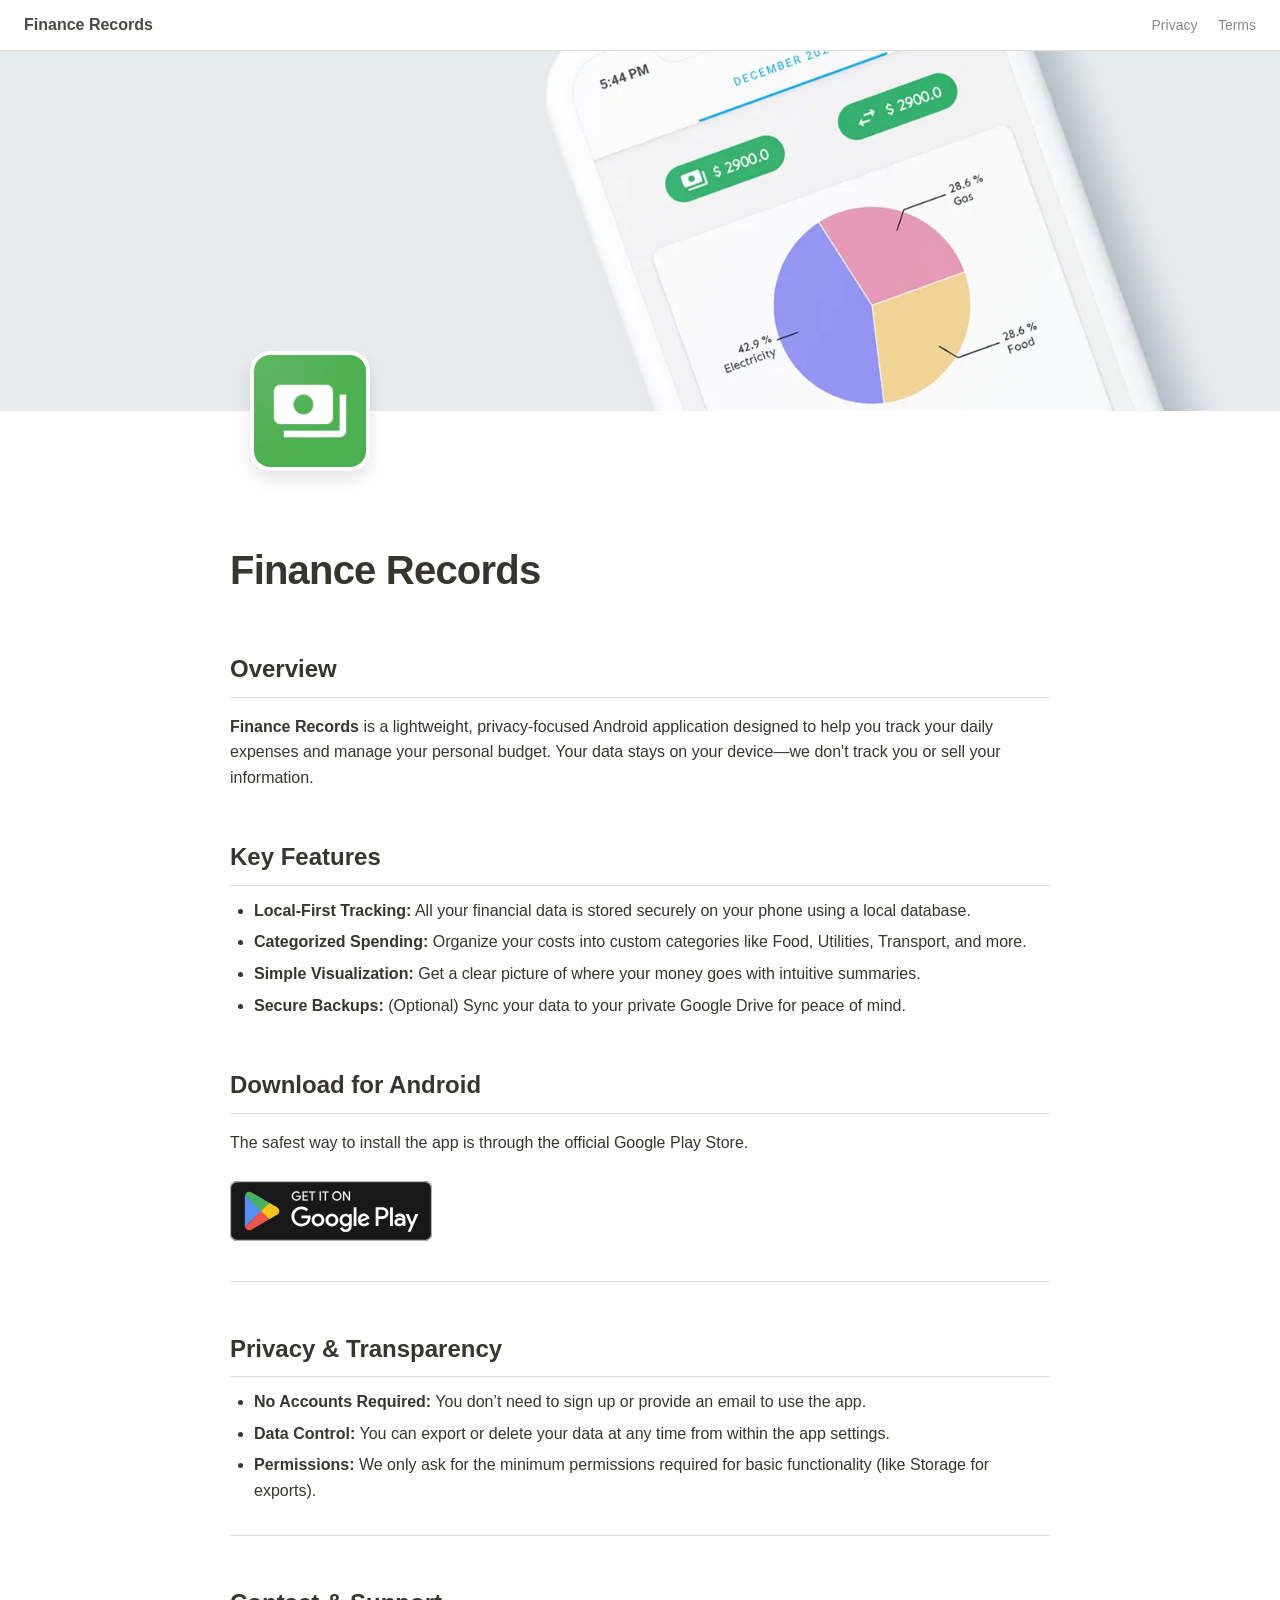
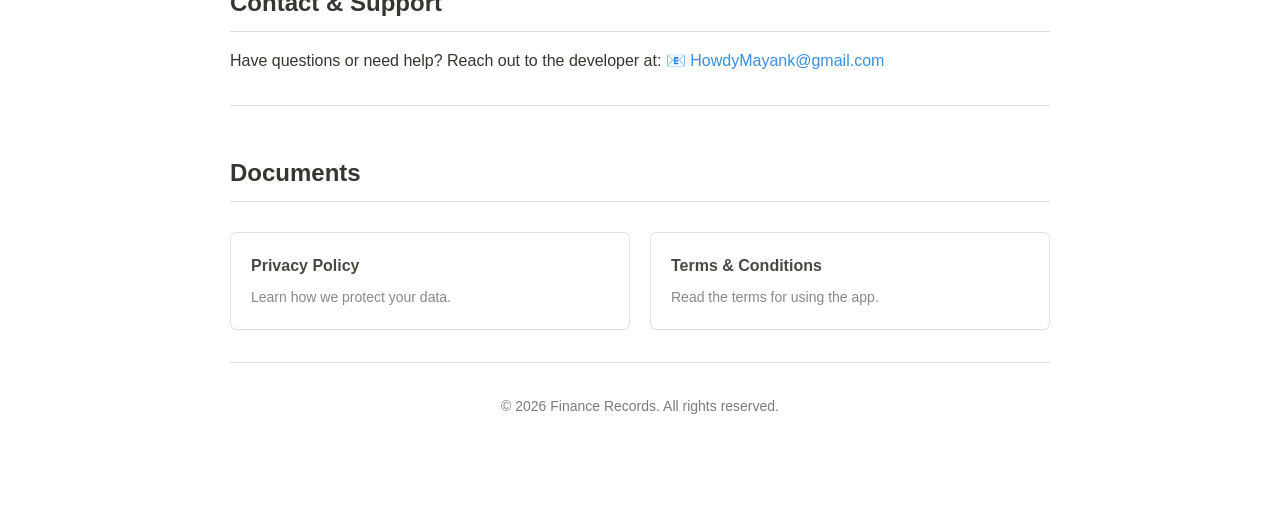
<file: index.html>
<!DOCTYPE html>
<html lang="en">

<head>
  <meta charset="UTF-8">
  <meta name="viewport" content="width=device-width, initial-scale=1.0">
  <title>Finance Records</title>
  <meta name="description"
    content="Finance Records - Personal expense manager and tracker. Control your money with privacy first.">
  <meta name="google-site-verification" content="zhF0arWYgAEOMEu5MjBxUrZD9wonSEUoGf0PW8hqvYo" />
  <link rel="stylesheet" href="style.css">
</head>

<body>
  <nav class="glass-nav">
    <a href="index.html" class="logo">Finance Records</a>
    <div class="links">
      <a href="privacy-policy.html">Privacy</a>
      <a href="terms.html">Terms</a>
    </div>
  </nav>

  <header>
    <img src="assets/cover.webp" alt="Finance Records App Cover" class="cover-image"
      style="background: none; display: block; width: 100%; height: 40vh; object-fit: cover;">
    <div class="notion-page" style="padding-top: 0; padding-bottom: 0;">
      <div class="icon-container">
        <img src="assets/icon.webp" alt="Finance Records App Icon">
      </div>
    </div>
  </header>

  <main class="notion-page" style="padding-top: 20px;">
    <h1 class="title">Finance Records</h1>

    <h2>Overview</h2>
    <p><strong>Finance Records</strong> is a lightweight, privacy-focused Android application designed to help you track your daily expenses and manage your personal budget. Your data stays on your device—we don't track you or sell your information.</p>

    <h2>Key Features</h2>
    <ul>
      <li><strong>Local-First Tracking:</strong> All your financial data is stored securely on your phone using a local database.</li>
      <li><strong>Categorized Spending:</strong> Organize your costs into custom categories like Food, Utilities, Transport, and more.</li>
      <li><strong>Simple Visualization:</strong> Get a clear picture of where your money goes with intuitive summaries.</li>
      <li><strong>Secure Backups:</strong> (Optional) Sync your data to your private Google Drive for peace of mind.</li>
    </ul>

    <h2>Download for Android</h2>
    <p>The safest way to install the app is through the official Google Play Store.</p>
    <a href="https://play.google.com/store/apps/details?id=com.mayank.financerecords" target="_blank" class="play-store-badge">
      <img src="assets/GetItOnGooglePlay_Badge_Web_color_English.svg" alt="Get it on Google Play" style="height: 60px; margin-top: 10px; transition: opacity 0.2s;">
    </a>

    <hr>

    <h2>Privacy & Transparency</h2>
    <ul>
      <li><strong>No Accounts Required:</strong> You don’t need to sign up or provide an email to use the app.</li>
      <li><strong>Data Control:</strong> You can export or delete your data at any time from within the app settings.</li>
      <li><strong>Permissions:</strong> We only ask for the minimum permissions required for basic functionality (like Storage for exports).</li>
    </ul>

    <hr>

    <h2>Contact & Support</h2>
    <p>Have questions or need help? Reach out to the developer at: 📧 <a href="mailto:HowdyMayank@gmail.com">HowdyMayank@gmail.com</a></p>

    <hr>

    <h2>Documents</h2>
    <div class="card-container">
      <a href="privacy-policy.html" class="notion-card">
        <h3>Privacy Policy</h3>
        <p>Learn how we protect your data.</p>
      </a>
      <a href="terms.html" class="notion-card">
        <h3>Terms & Conditions</h3>
        <p>Read the terms for using the app.</p>
      </a>
    </div>

    <hr>

    <p style="text-align: center; color: var(--text-muted); font-size: 14px;">
      &copy; 2026 Finance Records. All rights reserved.
    </p>

  </main>
</body>

</html>
</file>
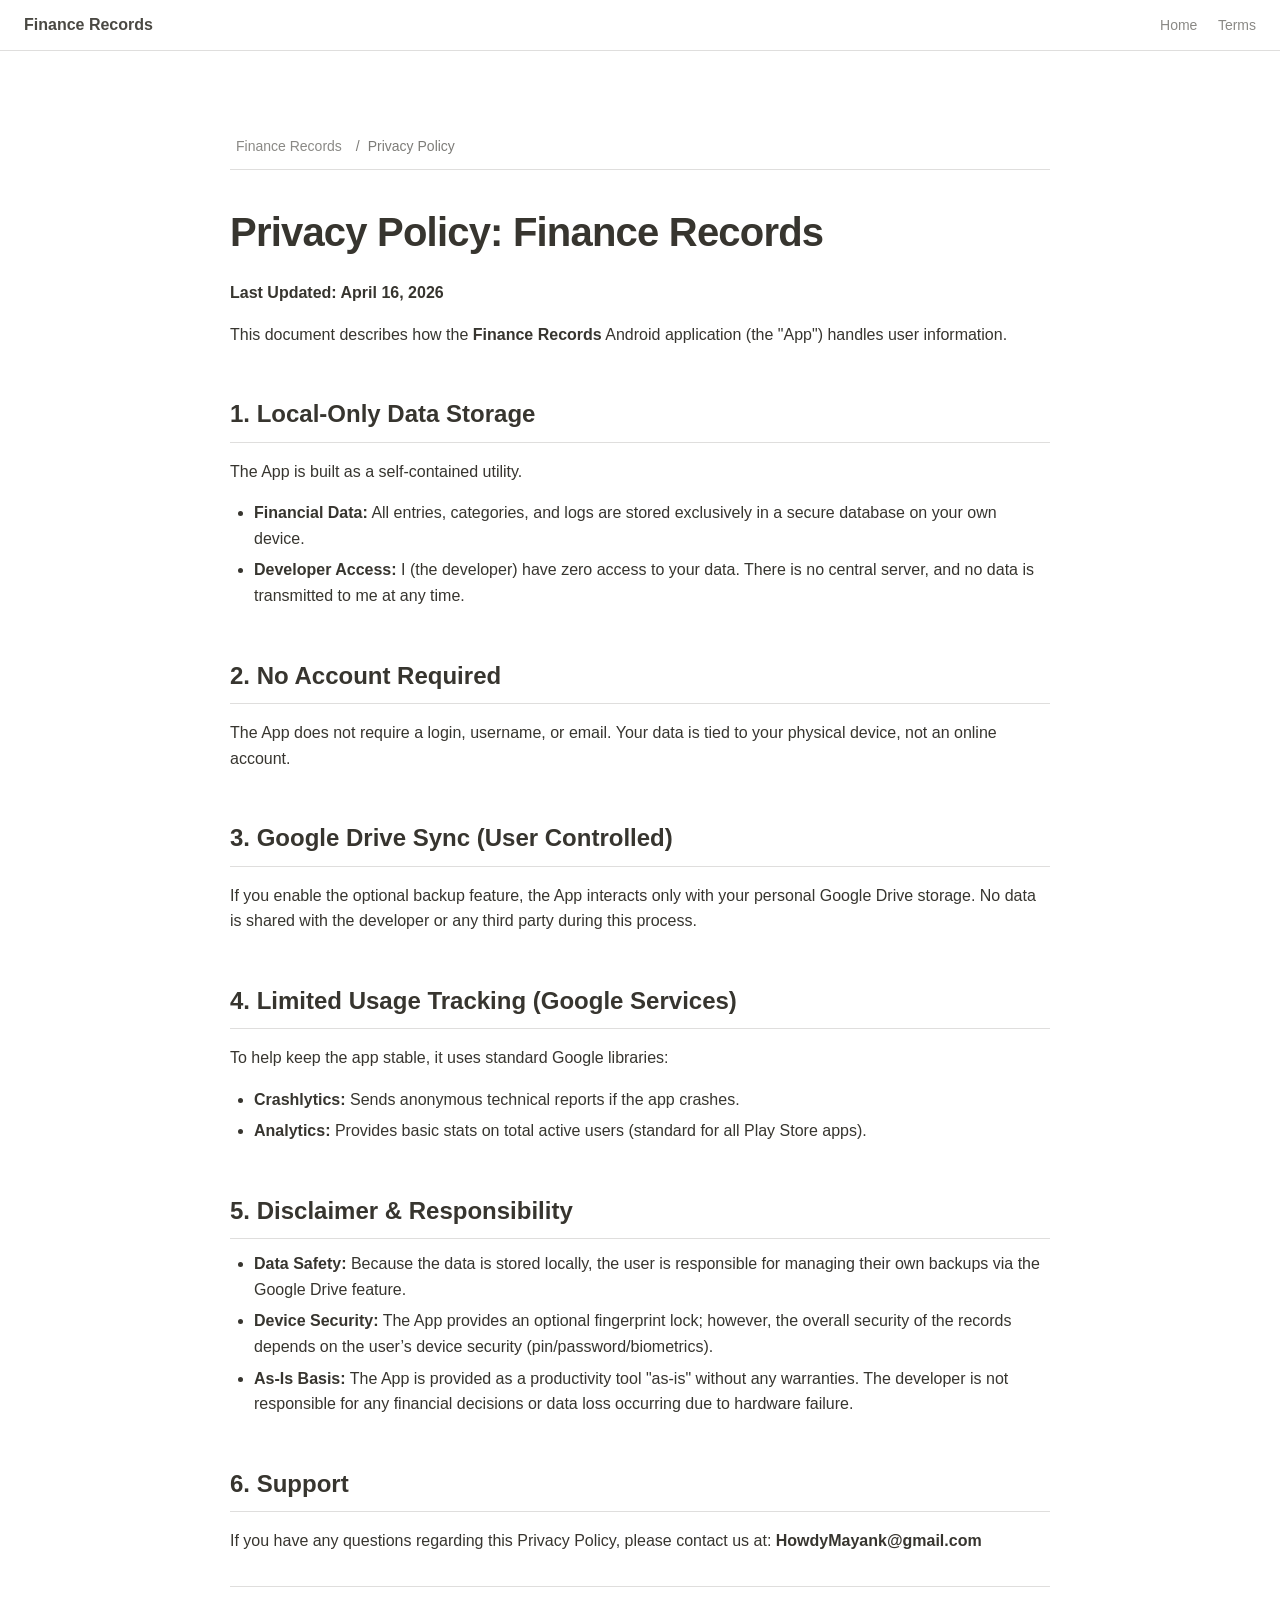
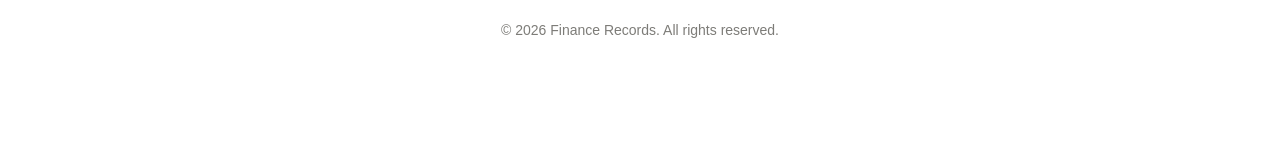
<file: privacy-policy.html>
<!DOCTYPE html>
<html lang="en">
<head>
  <meta charset="UTF-8">
  <meta name="viewport" content="width=device-width, initial-scale=1.0">
  <title>Privacy Policy - Finance Records</title>
  <meta name="description" content="Privacy Policy for Finance Records application.">
  <link rel="stylesheet" href="style.css">
</head>
<body>
  <nav class="glass-nav">
    <a href="index.html" class="logo">Finance Records</a>
    <div class="links">
      <a href="index.html">Home</a>
      <a href="terms.html">Terms</a>
    </div>
  </nav>

  <main class="notion-page">
    <div class="breadcrumb">
      <a href="index.html">Finance Records</a>
      <span class="separator">/</span>
      <span>Privacy Policy</span>
    </div>

    <h1 class="title">Privacy Policy: Finance Records</h1>
    
    <p><strong>Last Updated: April 16, 2026</strong></p>

    <p>This document describes how the <strong>Finance Records</strong> Android application (the "App") handles user information.</p>

    <h2>1. Local-Only Data Storage</h2>
    <p>The App is built as a self-contained utility.</p>
    <ul>
      <li><strong>Financial Data:</strong> All entries, categories, and logs are stored exclusively in a secure database on your own device.</li>
      <li><strong>Developer Access:</strong> I (the developer) have zero access to your data. There is no central server, and no data is transmitted to me at any time.</li>
    </ul>

    <h2>2. No Account Required</h2>
    <p>The App does not require a login, username, or email. Your data is tied to your physical device, not an online account.</p>

    <h2>3. Google Drive Sync (User Controlled)</h2>
    <p>If you enable the optional backup feature, the App interacts only with your personal Google Drive storage. No data is shared with the developer or any third party during this process.</p>

    <h2>4. Limited Usage Tracking (Google Services)</h2>
    <p>To help keep the app stable, it uses standard Google libraries:</p>
    <ul>
      <li><strong>Crashlytics:</strong> Sends anonymous technical reports if the app crashes.</li>
      <li><strong>Analytics:</strong> Provides basic stats on total active users (standard for all Play Store apps).</li>
    </ul>

    <h2>5. Disclaimer & Responsibility</h2>
    <ul>
      <li><strong>Data Safety:</strong> Because the data is stored locally, the user is responsible for managing their own backups via the Google Drive feature.</li>
      <li><strong>Device Security:</strong> The App provides an optional fingerprint lock; however, the overall security of the records depends on the user’s device security (pin/password/biometrics).</li>
      <li><strong>As-Is Basis:</strong> The App is provided as a productivity tool "as-is" without any warranties. The developer is not responsible for any financial decisions or data loss occurring due to hardware failure.</li>
    </ul>

    <h2>6. Support</h2>
    <p>If you have any questions regarding this Privacy Policy, please contact us at: <strong>HowdyMayank@gmail.com</strong></p>
    
    <hr>
    <p style="text-align: center; color: var(--text-muted); font-size: 14px;">
      &copy; 2026 Finance Records. All rights reserved.
    </p>

  </main>
</body>
</html>
</file>
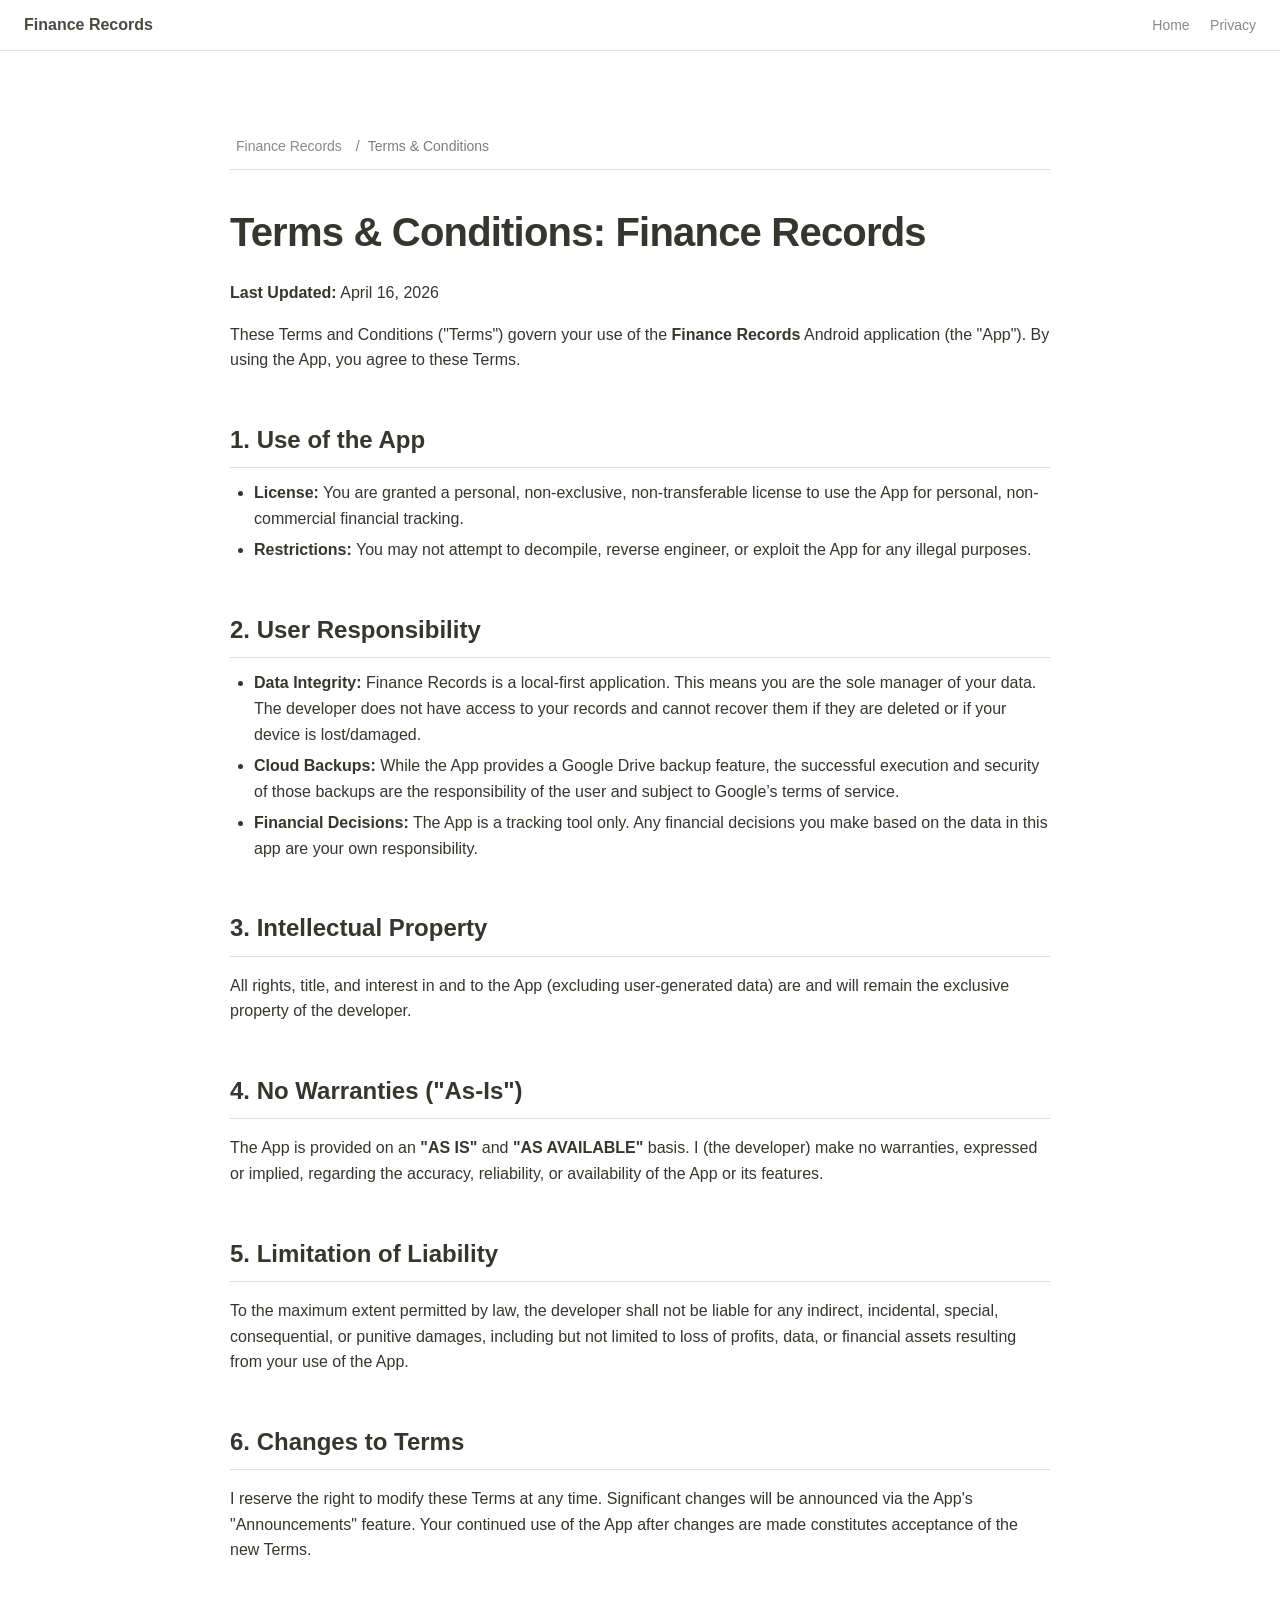
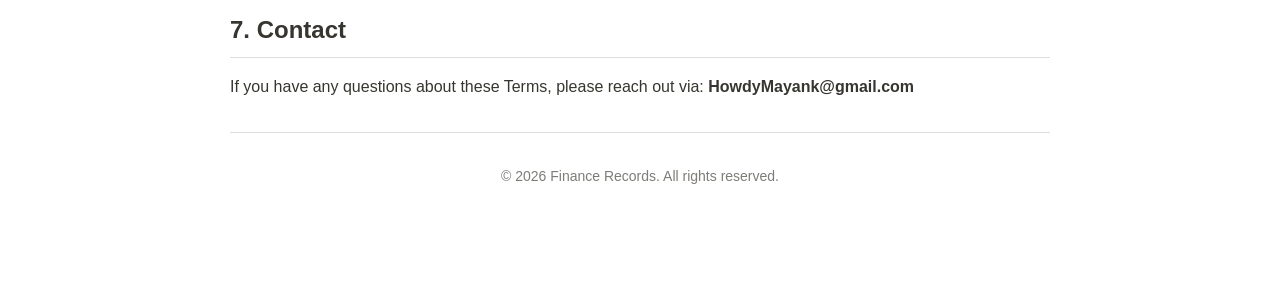
<file: terms.html>
<!DOCTYPE html>
<html lang="en">
<head>
  <meta charset="UTF-8">
  <meta name="viewport" content="width=device-width, initial-scale=1.0">
  <title>Terms & Conditions - Finance Records</title>
  <meta name="description" content="Terms and Conditions for Finance Records application.">
  <link rel="stylesheet" href="style.css">
</head>
<body>
  <nav class="glass-nav">
    <a href="index.html" class="logo">Finance Records</a>
    <div class="links">
      <a href="index.html">Home</a>
      <a href="privacy-policy.html">Privacy</a>
    </div>
  </nav>

  <main class="notion-page">
    <div class="breadcrumb">
      <a href="index.html">Finance Records</a>
      <span class="separator">/</span>
      <span>Terms & Conditions</span>
    </div>

    <h1 class="title">Terms & Conditions: Finance Records</h1>
    
    <p><strong>Last Updated:</strong> April 16, 2026</p>

    <p>These Terms and Conditions ("Terms") govern your use of the <strong>Finance Records</strong> Android application (the "App"). By using the App, you agree to these Terms.</p>

    <h2>1. Use of the App</h2>
    <ul>
      <li><strong>License:</strong> You are granted a personal, non-exclusive, non-transferable license to use the App for personal, non-commercial financial tracking.</li>
      <li><strong>Restrictions:</strong> You may not attempt to decompile, reverse engineer, or exploit the App for any illegal purposes.</li>
    </ul>

    <h2>2. User Responsibility</h2>
    <ul>
      <li><strong>Data Integrity:</strong> Finance Records is a local-first application. This means you are the sole manager of your data. The developer does not have access to your records and cannot recover them if they are deleted or if your device is lost/damaged.</li>
      <li><strong>Cloud Backups:</strong> While the App provides a Google Drive backup feature, the successful execution and security of those backups are the responsibility of the user and subject to Google’s terms of service.</li>
      <li><strong>Financial Decisions:</strong> The App is a tracking tool only. Any financial decisions you make based on the data in this app are your own responsibility.</li>
    </ul>

    <h2>3. Intellectual Property</h2>
    <p>All rights, title, and interest in and to the App (excluding user-generated data) are and will remain the exclusive property of the developer.</p>

    <h2>4. No Warranties ("As-Is")</h2>
    <p>The App is provided on an <strong>"AS IS"</strong> and <strong>"AS AVAILABLE"</strong> basis. I (the developer) make no warranties, expressed or implied, regarding the accuracy, reliability, or availability of the App or its features.</p>

    <h2>5. Limitation of Liability</h2>
    <p>To the maximum extent permitted by law, the developer shall not be liable for any indirect, incidental, special, consequential, or punitive damages, including but not limited to loss of profits, data, or financial assets resulting from your use of the App.</p>

    <h2>6. Changes to Terms</h2>
    <p>I reserve the right to modify these Terms at any time. Significant changes will be announced via the App's "Announcements" feature. Your continued use of the App after changes are made constitutes acceptance of the new Terms.</p>

    <h2>7. Contact</h2>
    <p>If you have any questions about these Terms, please reach out via: <strong>HowdyMayank@gmail.com</strong></p>

    <hr>
    <p style="text-align: center; color: var(--text-muted); font-size: 14px;">
      &copy; 2026 Finance Records. All rights reserved.
    </p>

  </main>
</body>
</html>
</file>
<file: style.css>
:root {
  --bg-color: #ffffff;
  --text-main: #37352f;
  --text-muted: rgba(55, 53, 47, 0.65);
  --accent: #2383e2;
  --bg-hover: rgba(55, 53, 47, 0.08);
  --border: rgba(55, 53, 47, 0.16);
  --glass-bg: rgba(255, 255, 255, 0.85);
  
  --font-family: ui-sans-serif, -apple-system, BlinkMacSystemFont, "Segoe UI", Helvetica, "Apple Color Emoji", Arial, sans-serif, "Segoe UI Emoji", "Segoe UI Symbol";
}

@media (prefers-color-scheme: dark) {
  :root {
    --bg-color: #191919;
    --text-main: rgba(255, 255, 255, 0.9);
    --text-muted: rgba(255, 255, 255, 0.5);
    --accent: #2eaadc;
    --bg-hover: rgba(255, 255, 255, 0.055);
    --border: rgba(255, 255, 255, 0.1);
    --glass-bg: rgba(25, 25, 25, 0.85);
  }
}

* {
  box-sizing: border-box;
}

body {
  margin: 0;
  padding: 0;
  background-color: var(--bg-color);
  color: var(--text-main);
  font-family: var(--font-family);
  line-height: 1.6;
  font-size: 16px;
  -webkit-font-smoothing: antialiased;
}

.notion-page {
  max-width: 900px;
  margin: 0 auto;
  padding: 8vh 40px 10vh;
}

header {
  margin-bottom: 40px;
}

.cover-image {
  width: 100%;
  height: 30vh;
  object-fit: cover;
  background: linear-gradient(135deg, #0f2027, #203a43, #2c5364);
  /* Fallback modern gradient cover */
}

.icon-container {
  margin-top: -60px;
  margin-bottom: 20px;
  margin-left: 20px;
}

.icon-container img {
  width: 120px;
  height: 120px;
  border-radius: 20px;
  box-shadow: 0 8px 16px rgba(0,0,0,0.1);
  background-color: white;
  border: 4px solid var(--bg-color);
  transition: transform 0.3s ease;
}

.icon-container img:hover {
  transform: translateY(-4px);
}

.title {
  font-size: 40px;
  font-weight: 700;
  letter-spacing: -0.02em;
  margin: 0 0 10px 0;
}

.breadcrumb {
  display: flex;
  align-items: center;
  font-size: 14px;
  color: var(--text-muted);
  margin-bottom: 30px;
  padding: 10px 0;
  border-bottom: 1px solid var(--border);
}

.breadcrumb a {
  color: var(--text-muted);
  text-decoration: none;
  border-radius: 3px;
  padding: 2px 6px;
  transition: background 0.2s;
}

.breadcrumb a:hover {
  background: var(--bg-hover);
}

.breadcrumb .separator {
  margin: 0 8px;
  user-select: none;
}

h2 {
  font-size: 24px;
  font-weight: 600;
  margin-top: 2em;
  margin-bottom: 12px;
  border-bottom: 1px solid var(--border);
  padding-bottom: 8px;
}

h3 {
  font-size: 20px;
  font-weight: 600;
  margin-top: 1.5em;
  margin-bottom: 10px;
}

p {
  margin-bottom: 1em;
  color: var(--text-main);
}

ul, ol {
  margin-top: 8px;
  margin-bottom: 16px;
  padding-left: 24px;
}

li {
  margin-bottom: 6px;
}

strong {
  font-weight: 600;
}

a {
  color: var(--accent);
  text-decoration: none;
  opacity: 0.9;
}

a:hover {
  text-decoration: underline;
  opacity: 1;
}

.glass-nav {
  position: sticky;
  top: 0;
  width: 100%;
  padding: 12px 24px;
  background: var(--glass-bg);
  backdrop-filter: blur(12px);
  -webkit-backdrop-filter: blur(12px);
  z-index: 100;
  display: flex;
  justify-content: space-between;
  align-items: center;
  border-bottom: 1px solid var(--border);
}

.glass-nav .logo {
  font-weight: 600;
  font-size: 16px;
  color: var(--text-main);
  text-decoration: none;
}

.glass-nav .links a {
  margin-left: 16px;
  font-size: 14px;
  color: var(--text-muted);
}
.glass-nav .links a:hover {
  color: var(--text-main);
  text-decoration: none;
}

.card-container {
  display: grid;
  grid-template-columns: repeat(auto-fill, minmax(280px, 1fr));
  gap: 20px;
  margin-top: 30px;
}

.notion-card {
  border: 1px solid var(--border);
  border-radius: 6px;
  padding: 20px;
  text-decoration: none;
  color: var(--text-main);
  transition: all 0.2s ease;
  background: var(--bg-color);
  display: flex;
  flex-direction: column;
}

.notion-card:hover {
  background: var(--bg-hover);
  transform: translateY(-2px);
  box-shadow: 0 4px 12px rgba(0,0,0,0.05);
}

.notion-card h3 {
  margin: 0 0 8px 0;
  font-size: 16px;
  color: var(--text-main);
}

.notion-card p {
  margin: 0;
  font-size: 14px;
  color: var(--text-muted);
}

.callout {
  padding: 16px 16px 16px 12px;
  display: flex;
  align-items: center;
  border-radius: 4px;
  background-color: var(--bg-hover);
  margin: 1.5em 0;
}

.callout-icon {
  margin-right: 12px;
  font-size: 20px;
}

hr {
  border: none;
  border-top: 1px solid var(--border);
  margin: 2em 0;
}

@media (max-width: 768px) {
  .notion-page {
    padding: 4vh 20px 8vh;
  }
  .title {
    font-size: 32px;
  }
  .icon-container {
    margin-left: 10px;
  }
}
</file>
